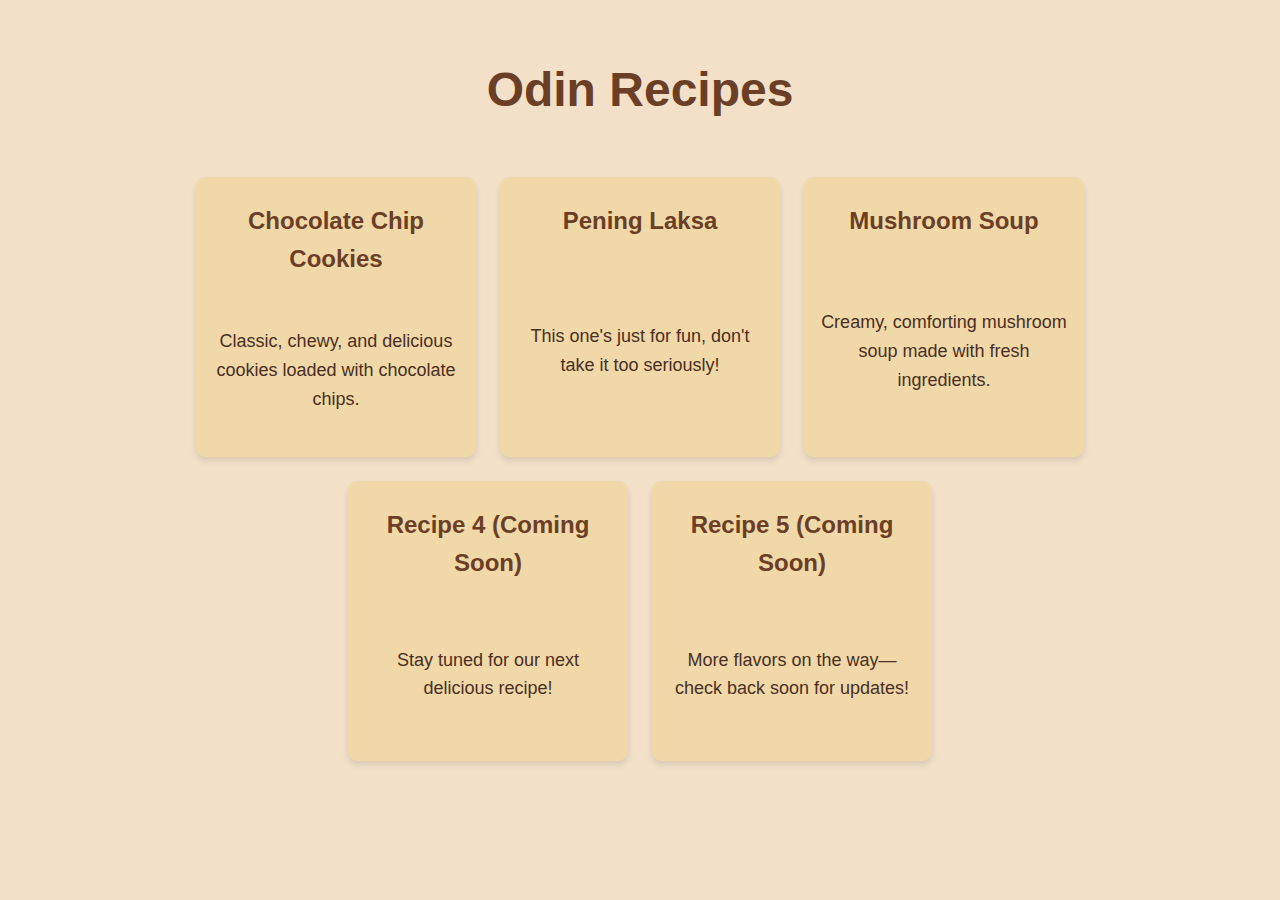
<file: index.html>
<!DOCTYPE html>
<html lang="en">
    <head>
        <meta charset="UTF-8">
        <meta name="viewport" content="width=device-width, initial-scale=1.0">
        <title>Odin Flavors: A Recipe Collection</title>
        <link rel="stylesheet" href="odin-recipes.css">
    </head>

    <body>
        <div class="container">
            <h1>Odin Recipes</h1>
            <ul>
                <li>
                    <a href="recipes/chocolate-chip-cookies.html">
                        <h2>Chocolate Chip Cookies</h2>
                        <p>Classic, chewy, and delicious cookies loaded with chocolate chips.</p>
                    </a>
                </li>
                <li>
                    <a href="recipes/pening-laksa.html">
                        <h2>Pening Laksa</h2>
                        <p>This one's just for fun, don't take it too seriously!</p>
                    </a>
                </li>
                <li>
                    <a href="recipes/mushroom-soup.html">
                        <h2>Mushroom Soup</h2>
                        <p>Creamy, comforting mushroom soup made with fresh ingredients.</p>
                    </a>
                </li>
                <li>
                    <a href="#">
                        <h2>Recipe 4 (Coming Soon)</h2>
                        <p>Stay tuned for our next delicious recipe!</p>
                    </a>
                </li>
                <li>
                    <a href="#">
                        <h2>Recipe 5 (Coming Soon)</h2>
                        <p>More flavors on the way—check back soon for updates!</p>
                    </a>
                </li>
            </ul>
        </div>
    </body>
</html>
</file>
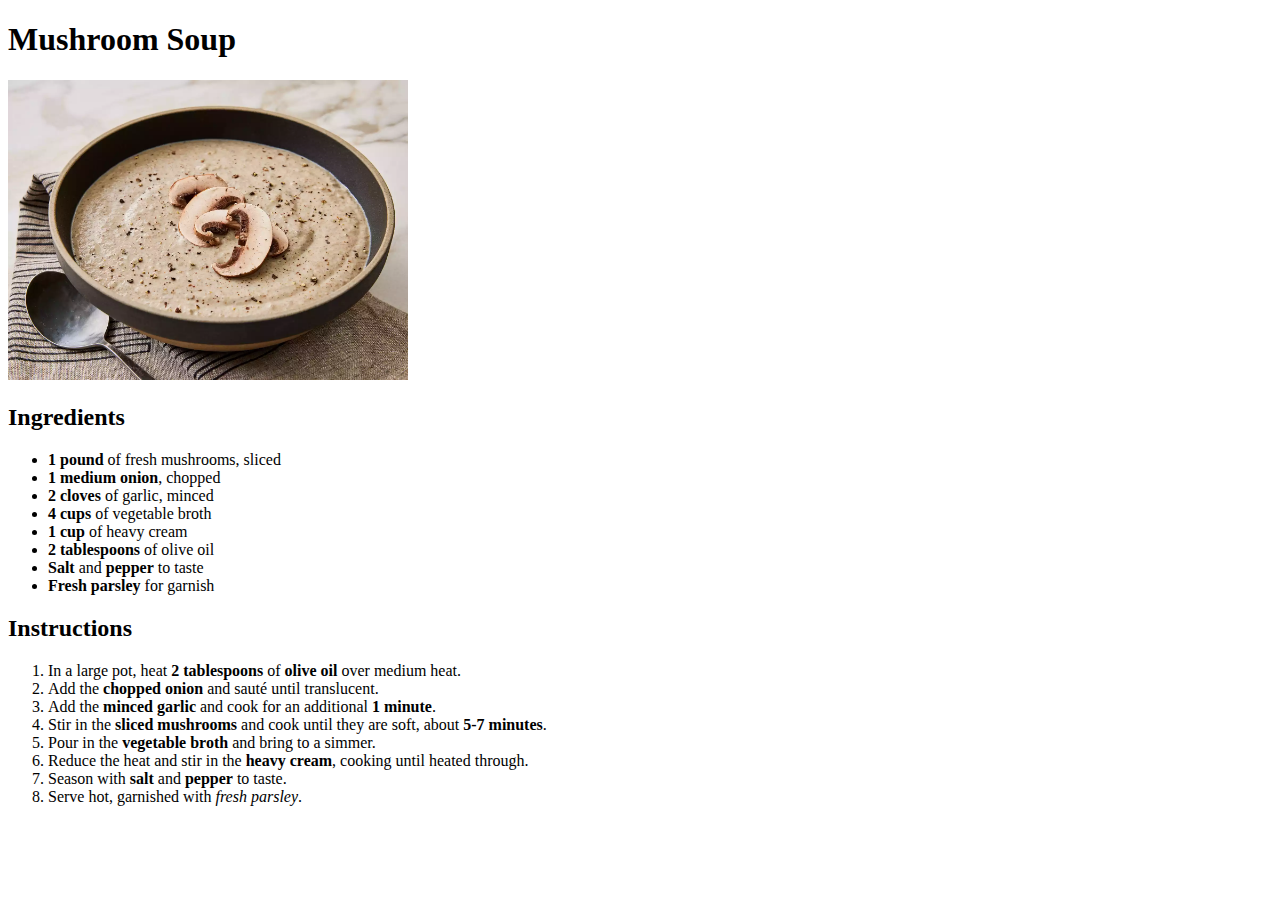
<file: recipes/mushroom-soup.html>
<!DOCTYPE html>
<html lang="en">

<head>
    <meta charset="UTF-8">
    <meta name="viewport" content="width=device-width, initial-scale=1.0">
    <title>Mushroom Soup</title>
</head>

<body>
    <h1>Mushroom Soup</h1>
    <img src="../images/mushroom-soup/soup.webp" width="400" height="300">
    
    <h2>Ingredients</h2>
    <ul>
        <li><strong>1 pound</strong> of fresh mushrooms, sliced</li>
        <li><strong>1 medium onion</strong>, chopped</li>
        <li><strong>2 cloves</strong> of garlic, minced</li>
        <li><strong>4 cups</strong> of vegetable broth</li>
        <li><strong>1 cup</strong> of heavy cream</li>
        <li><strong>2 tablespoons</strong> of olive oil</li>
        <li><strong>Salt</strong> and <strong>pepper</strong> to taste</li>
        <li><strong>Fresh parsley</strong> for garnish</li>
    </ul>
    
    <h2>Instructions</h2>
    <ol>
        <li>In a large pot, heat <strong>2 tablespoons</strong> of <strong>olive oil</strong> over medium heat.</li>
        <li>Add the <strong>chopped onion</strong> and sauté until translucent.</li>
        <li>Add the <strong>minced garlic</strong> and cook for an additional <strong>1 minute</strong>.</li>
        <li>Stir in the <strong>sliced mushrooms</strong> and cook until they are soft, about <strong>5-7 minutes</strong>.</li>
        <li>Pour in the <strong>vegetable broth</strong> and bring to a simmer.</li>
        <li>Reduce the heat and stir in the <strong>heavy cream</strong>, cooking until heated through.</li>
        <li>Season with <strong>salt</strong> and <strong>pepper</strong> to taste.</li>
        <li>Serve hot, garnished with <em>fresh parsley</em>.</li>
    </ol>
</body>

</html>
</file>
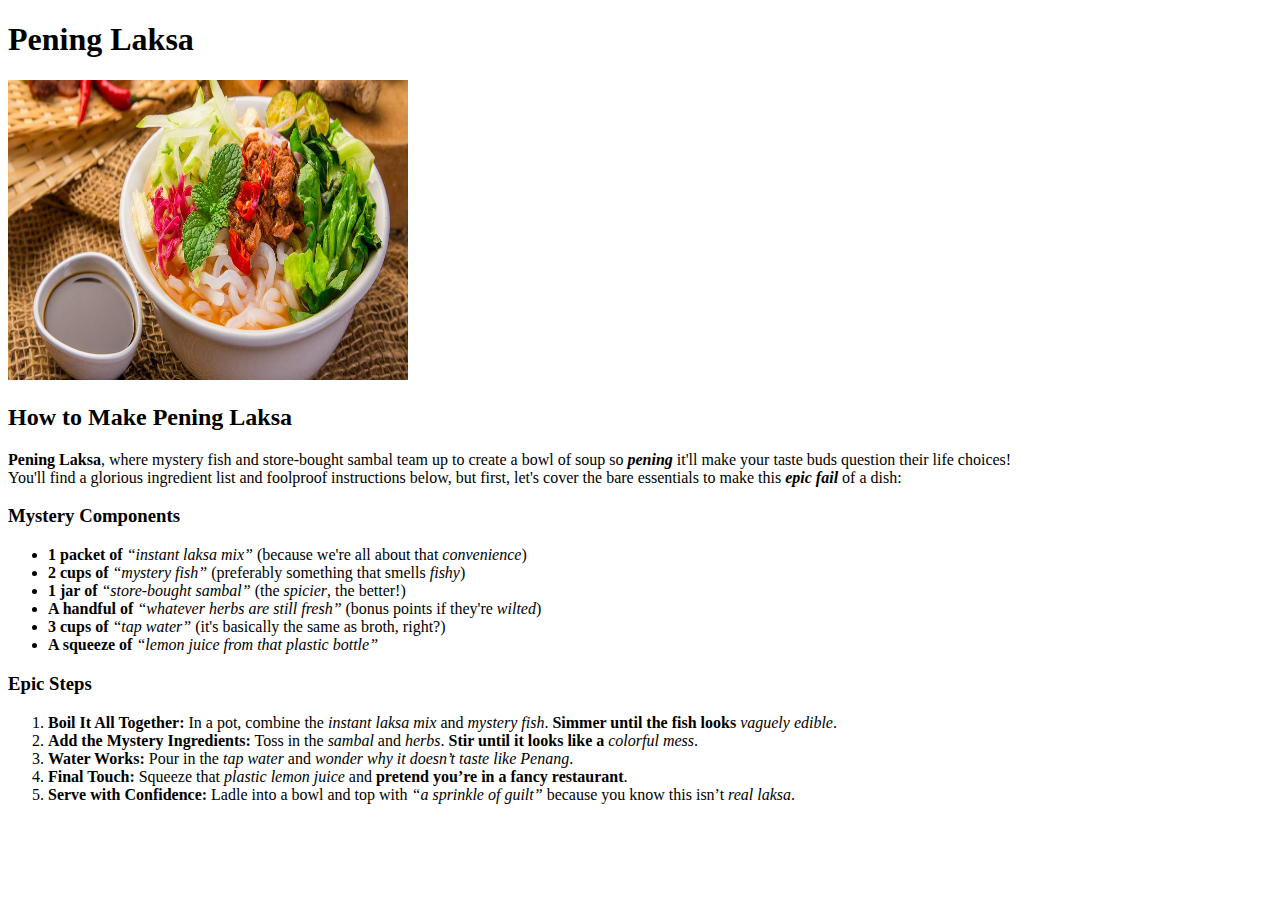
<file: recipes/pening-laksa.html>
<!DOCTYPE html>
<html lang="en">

<head>
    <meta charset="UTF-8">
    <meta name="viewport" content="width=device-width, initial-scale=1.0">
    <title>Pening Laksa</title>
</head>

<body>
    <h1>Pening Laksa</h1>
    <img src="../images/laksa/laksa.jpg" width="400" height="300">
    <h2>How to Make Pening Laksa</h2>
    <p><strong>Pening Laksa</strong>, where mystery fish and store-bought sambal team up to create a bowl of soup so <strong><em>pening</em></strong> it'll make your taste buds question their life choices!<br>You'll find a glorious ingredient list and foolproof instructions below, but first, let's cover the bare essentials to make this <strong><em>epic fail</em></strong> of a dish:</p>
    <h3>Mystery Components</h3>
    <ul>
        <li><strong>1 packet of</strong> <em>“instant laksa mix”</em> (because we're all about that <em>convenience</em>)</li>
        <li><strong>2 cups of</strong> <em>“mystery fish”</em> (preferably something that smells <em>fishy</em>)</li>
        <li><strong>1 jar of</strong> <em>“store-bought sambal”</em> (the <em>spicier</em>, the better!)</li>
        <li><strong>A handful of</strong> <em>“whatever herbs are still fresh”</em> (bonus points if they're <em>wilted</em>)</li>
        <li><strong>3 cups of</strong> <em>“tap water”</em> (it's basically the same as broth, right?)</li>
        <li><strong>A squeeze of</strong> <em>“lemon juice from that plastic bottle”</em></li>
    </ul>
    <h3>Epic Steps</h3>
    <ol>
        <li><strong>Boil It All Together:</strong> In a pot, combine the <em>instant laksa mix</em> and <em>mystery fish</em>. <strong>Simmer until the fish looks</strong> <em>vaguely edible</em>.</li>
        <li><strong>Add the Mystery Ingredients:</strong> Toss in the <em>sambal</em> and <em>herbs</em>. <strong>Stir until it looks like a</strong> <em>colorful mess</em>.</li>
        <li><strong>Water Works:</strong> Pour in the <em>tap water</em> and <em>wonder why it doesn’t taste like Penang</em>.</li>
        <li><strong>Final Touch:</strong> Squeeze that <em>plastic lemon juice</em> and <strong>pretend you’re in a fancy restaurant</strong>.</li>
        <li><strong>Serve with Confidence:</strong> Ladle into a bowl and top with <em>“a sprinkle of guilt”</em> because you know this isn’t <em>real laksa</em>.</li>
    </ol>    
</body>

</html>
</file>
<file: odin-recipes.css>
body {
    font-family: Arial, Helvetica, sans-serif;
    background-color: #f2e0c9;
    color: #4a2f24;
    text-align: center;
    margin: 0;
    padding: 0;
    line-height: 1.6;
}

.container {
    max-width: 1200px;
    margin: 0 auto;
    padding: 20px;
    display: flex;
    flex-direction: column;
}

h1, h2 {
    color: #6b3e26;
}

h1 {
    font-size: 48px;
    margin-bottom: 20px;
}

h2 {
    font-size: 24px;
    margin-top: 10px;
}

ul {
    list-style: none;
    padding: 0;
    display: flex;
    justify-content: center;
    flex-wrap: wrap;
}

li {
    margin: 12px;
}

a {
    text-decoration: none;
    color: #4a2f24;
    background-color: #f0d8a8;
    border-radius: 10px;
    width: 250px;
    height: 250px;
    padding: 15px;
    box-shadow: 0 4px 6px rgba(0, 0, 0, 0.1);
    transition: transform 0.3s, box-shadow 0.3s, background-color 0.3s, color 0.3s;
    display: flex;
    flex-direction: column;
}

a:hover {
    transform: translateY(-10px);
    box-shadow: 0 8px 12px rgba(0, 0, 0, 0.2);
    background-color: #e0c299;
    color: #3a1e18;
}

p {
    font-size: 18px;
    margin: 0;
    text-align: center;
    flex-grow: 1;
    display: flex;
    align-items: center;
    justify-content: center;
}
</file>
